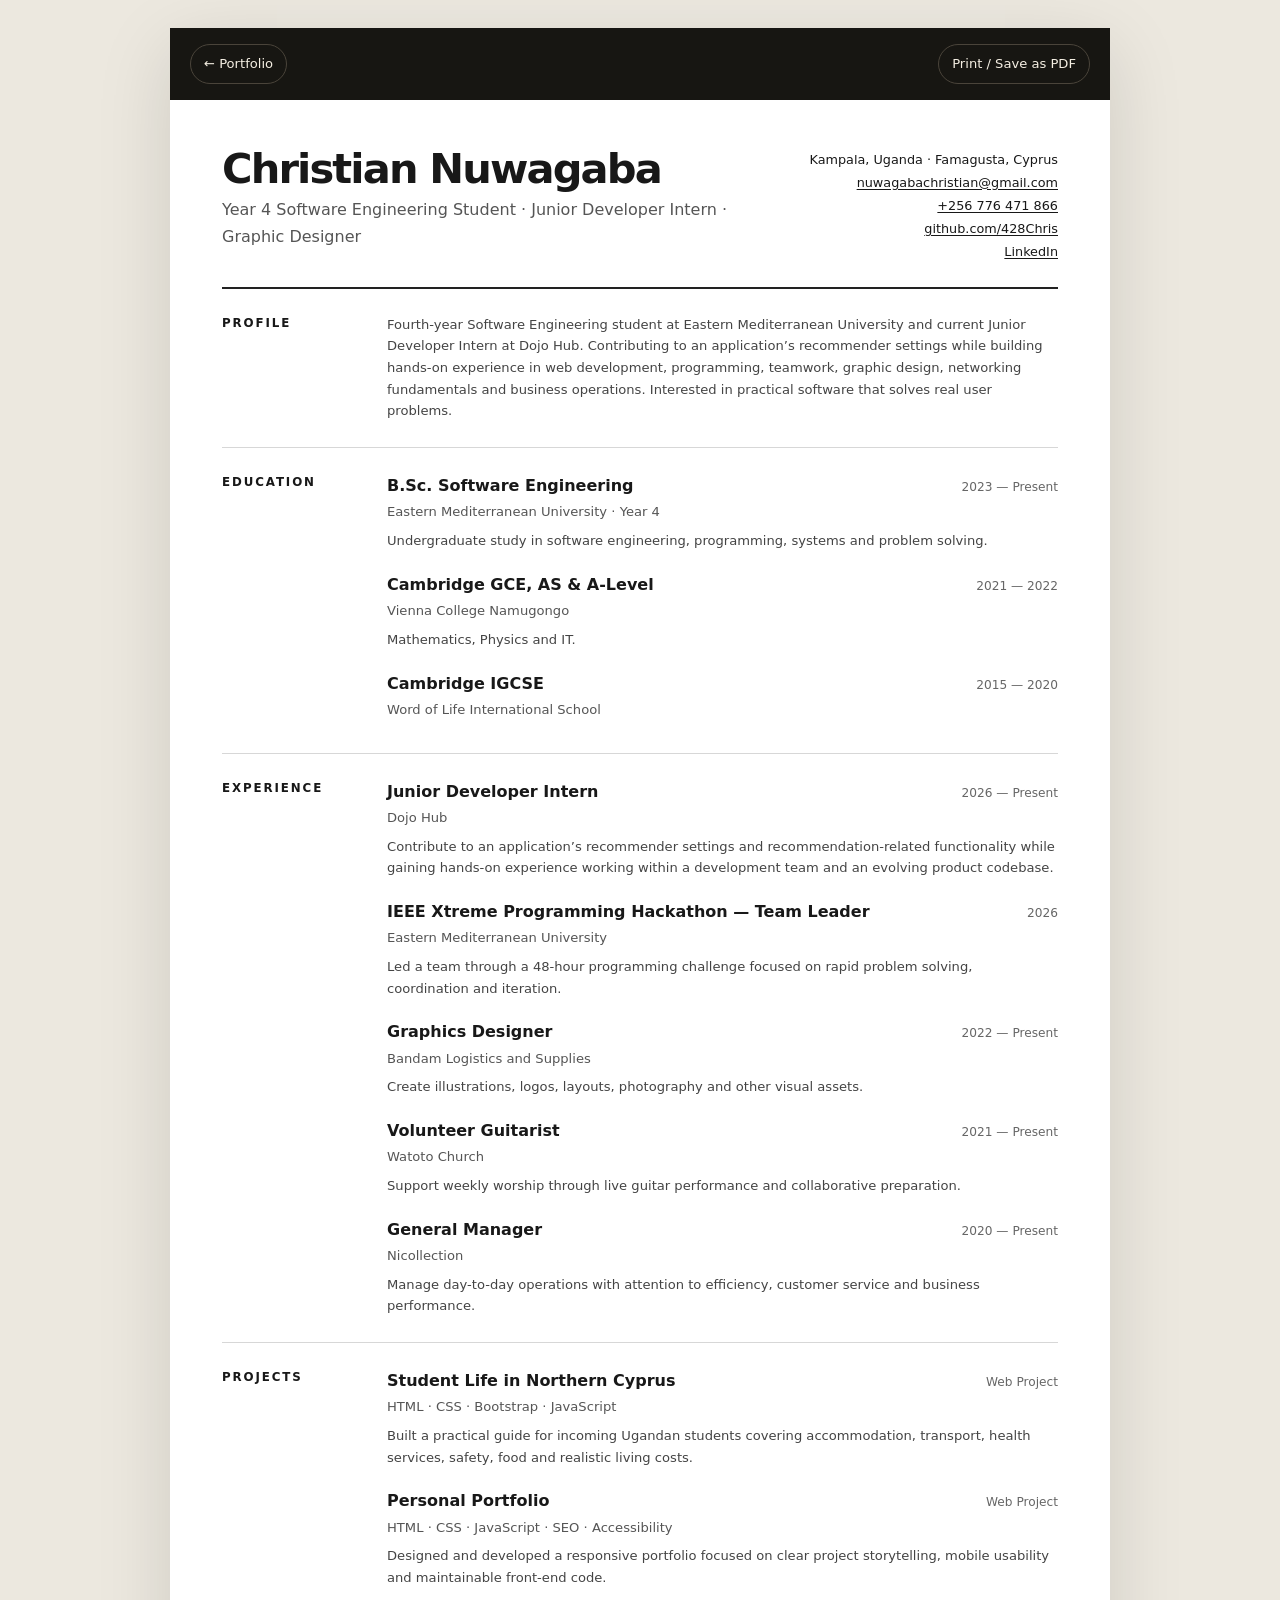
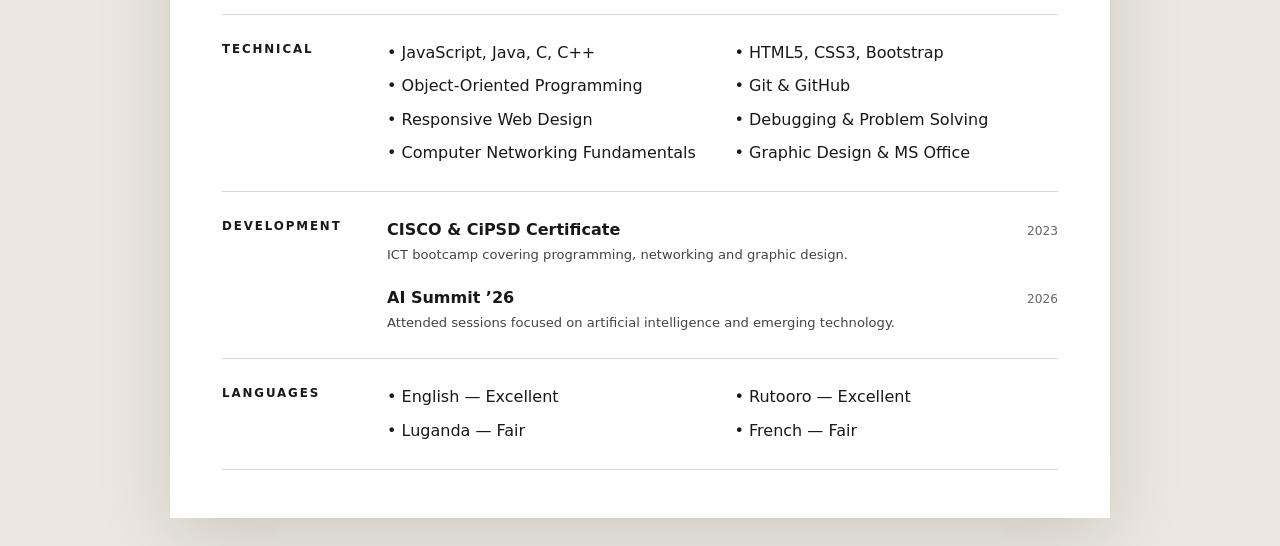
<file: cv.html>
<!DOCTYPE html>
<html lang="en">
<head>
  <meta charset="UTF-8">
  <meta name="viewport" content="width=device-width, initial-scale=1.0">
  <title>Christian Nuwagaba — CV</title>
  <meta name="robots" content="noindex, follow">
  <link rel="stylesheet" href="css.css">
</head>
<body class="cv-page">
  <div class="cv-shell">
    <div class="cv-toolbar">
      <a href="index.html">← Portfolio</a>
      <button type="button" onclick="window.print()">Print / Save as PDF</button>
    </div>

    <main class="cv-paper">
      <header class="cv-head">
        <div>
          <h1>Christian Nuwagaba</h1>
          <p>Year 4 Software Engineering Student · Junior Developer Intern · Graphic Designer</p>
        </div>
        <div class="cv-contact">
          <div>Kampala, Uganda · Famagusta, Cyprus</div>
          <div><a href="mailto:nuwagabachristian@gmail.com">nuwagabachristian@gmail.com</a></div>
          <div><a href="tel:+256776471866">+256 776 471 866</a></div>
          <div><a href="https://github.com/428Chris">github.com/428Chris</a></div>
          <div><a href="https://www.linkedin.com/in/christian-nuwagaba-15681b26b/">LinkedIn</a></div>
        </div>
      </header>

      <section class="cv-section">
        <h2>Profile</h2>
        <div class="cv-entry"><p>Fourth-year Software Engineering student at Eastern Mediterranean University and current Junior Developer Intern at Dojo Hub. Contributing to an application’s recommender settings while building hands-on experience in web development, programming, teamwork, graphic design, networking fundamentals and business operations. Interested in practical software that solves real user problems.</p></div>
      </section>

      <section class="cv-section">
        <h2>Education</h2>
        <div>
          <div class="cv-entry">
            <div class="cv-entry-header"><h3>B.Sc. Software Engineering</h3><time>2023 — Present</time></div>
            <p class="org">Eastern Mediterranean University · Year 4</p>
            <p>Undergraduate study in software engineering, programming, systems and problem solving.</p>
          </div>
          <div class="cv-entry">
            <div class="cv-entry-header"><h3>Cambridge GCE, AS & A-Level</h3><time>2021 — 2022</time></div>
            <p class="org">Vienna College Namugongo</p>
            <p>Mathematics, Physics and IT.</p>
          </div>
          <div class="cv-entry">
            <div class="cv-entry-header"><h3>Cambridge IGCSE</h3><time>2015 — 2020</time></div>
            <p class="org">Word of Life International School</p>
          </div>
        </div>
      </section>

      <section class="cv-section">
        <h2>Experience</h2>
        <div>
          <div class="cv-entry">
            <div class="cv-entry-header"><h3>Junior Developer Intern</h3><time>2026 — Present</time></div>
            <p class="org">Dojo Hub</p>
            <p>Contribute to an application’s recommender settings and recommendation-related functionality while gaining hands-on experience working within a development team and an evolving product codebase.</p>
          </div>
          <div class="cv-entry">
            <div class="cv-entry-header"><h3>IEEE Xtreme Programming Hackathon — Team Leader</h3><time>2026</time></div>
            <p class="org">Eastern Mediterranean University</p>
            <p>Led a team through a 48-hour programming challenge focused on rapid problem solving, coordination and iteration.</p>
          </div>
          <div class="cv-entry">
            <div class="cv-entry-header"><h3>Graphics Designer</h3><time>2022 — Present</time></div>
            <p class="org">Bandam Logistics and Supplies</p>
            <p>Create illustrations, logos, layouts, photography and other visual assets.</p>
          </div>
          <div class="cv-entry">
            <div class="cv-entry-header"><h3>Volunteer Guitarist</h3><time>2021 — Present</time></div>
            <p class="org">Watoto Church</p>
            <p>Support weekly worship through live guitar performance and collaborative preparation.</p>
          </div>
          <div class="cv-entry">
            <div class="cv-entry-header"><h3>General Manager</h3><time>2020 — Present</time></div>
            <p class="org">Nicollection</p>
            <p>Manage day-to-day operations with attention to efficiency, customer service and business performance.</p>
          </div>
        </div>
      </section>

      <section class="cv-section">
        <h2>Projects</h2>
        <div>
          <div class="cv-entry">
            <div class="cv-entry-header"><h3>Student Life in Northern Cyprus</h3><time>Web Project</time></div>
            <p class="org">HTML · CSS · Bootstrap · JavaScript</p>
            <p>Built a practical guide for incoming Ugandan students covering accommodation, transport, health services, safety, food and realistic living costs.</p>
          </div>
          <div class="cv-entry">
            <div class="cv-entry-header"><h3>Personal Portfolio</h3><time>Web Project</time></div>
            <p class="org">HTML · CSS · JavaScript · SEO · Accessibility</p>
            <p>Designed and developed a responsive portfolio focused on clear project storytelling, mobile usability and maintainable front-end code.</p>
          </div>
        </div>
      </section>

      <section class="cv-section">
        <h2>Technical</h2>
        <ul class="cv-skill-list">
          <li>JavaScript, Java, C, C++</li>
          <li>HTML5, CSS3, Bootstrap</li>
          <li>Object-Oriented Programming</li>
          <li>Git & GitHub</li>
          <li>Responsive Web Design</li>
          <li>Debugging & Problem Solving</li>
          <li>Computer Networking Fundamentals</li>
          <li>Graphic Design & MS Office</li>
        </ul>
      </section>

      <section class="cv-section">
        <h2>Development</h2>
        <div>
          <div class="cv-entry">
            <div class="cv-entry-header"><h3>CISCO & CiPSD Certificate</h3><time>2023</time></div>
            <p>ICT bootcamp covering programming, networking and graphic design.</p>
          </div>
          <div class="cv-entry">
            <div class="cv-entry-header"><h3>AI Summit ’26</h3><time>2026</time></div>
            <p>Attended sessions focused on artificial intelligence and emerging technology.</p>
          </div>
        </div>
      </section>

      <section class="cv-section">
        <h2>Languages</h2>
        <ul class="cv-skill-list">
          <li>English — Excellent</li>
          <li>Rutooro — Excellent</li>
          <li>Luganda — Fair</li>
          <li>French — Fair</li>
        </ul>
      </section>
    </main>
  </div>
</body>
</html>
</file>
<file: css.css>
:root {
  --sans: Inter, ui-sans-serif, system-ui, -apple-system, BlinkMacSystemFont, "Segoe UI", sans-serif;
  --mono: "SFMono-Regular", Consolas, "Liberation Mono", Menlo, monospace;
  --header-h: 72px;
  --radius: 22px;
  --radius-sm: 14px;
  --ease: cubic-bezier(.22,.9,.28,1);
}

html[data-theme="ink"] {
  --bg: #0f0e0c;
  --bg-2: #15130f;
  --card: #1a1814;
  --card-2: #201d18;
  --text: #f3ecdf;
  --muted: #a69c8b;
  --accent: #e7b75a;
  --accent-2: #f2cb7e;
  --accent-contrast: #1b160e;
  --line: #302b23;
  --header: rgba(15, 14, 12, .78);
  --shadow: 0 24px 80px rgba(0,0,0,.38);
  --grid: rgba(231,183,90,.055);
}

html[data-theme="paper"] {
  --bg: #f4efe5;
  --bg-2: #ebe4d6;
  --card: #fffaf0;
  --card-2: #f8f1e5;
  --text: #211e18;
  --muted: #716858;
  --accent: #9c610f;
  --accent-2: #7f4f0c;
  --accent-contrast: #fff9ef;
  --line: #d8cdb9;
  --header: rgba(244,239,229,.84);
  --shadow: 0 24px 70px rgba(70,50,20,.14);
  --grid: rgba(80,55,20,.055);
}

* { box-sizing: border-box; margin: 0; padding: 0; }
html { scroll-behavior: smooth; scroll-padding-top: calc(var(--header-h) + 18px); }
body {
  min-height: 100vh;
  font-family: var(--sans);
  background: var(--bg);
  color: var(--text);
  line-height: 1.65;
  font-size: 16px;
  overflow-x: hidden;
  transition: background .35s ease, color .35s ease;
}
body.menu-open { overflow: hidden; }
a { color: inherit; text-decoration: none; }
ul { list-style: none; }
button { font: inherit; color: inherit; }
img { display: block; max-width: 100%; }
::selection { background: var(--accent); color: var(--accent-contrast); }

.container { width: min(1160px, 92%); margin-inline: auto; }
.mono { font-family: var(--mono); }
.sr-only { position: absolute; width: 1px; height: 1px; overflow: hidden; clip: rect(0,0,0,0); white-space: nowrap; clip-path: inset(50%); }

.skip-link { position: fixed; top: 10px; left: 12px; z-index: 1000; transform: translateY(-150%); background: var(--accent); color: var(--accent-contrast); padding: 10px 14px; border-radius: 10px; font-weight: 700; transition: transform .2s; }
.skip-link:focus { transform: none; }

.site-header { position: sticky; top: 0; z-index: 100; height: var(--header-h); background: var(--header); border-bottom: 1px solid transparent; backdrop-filter: blur(16px); -webkit-backdrop-filter: blur(16px); transition: border-color .25s, background .35s; }
.site-header.scrolled { border-bottom-color: var(--line); }
.nav { height: var(--header-h); display: flex; align-items: center; gap: 22px; }
.brand { font-family: var(--mono); font-size: 1.05rem; font-weight: 900; letter-spacing: -.04em; }
.brand-dot { color: var(--accent); }
.nav-links { margin-left: auto; display: flex; align-items: center; gap: 30px; }
.nav-link { position: relative; padding: 8px 0; color: var(--muted); font-size: .9rem; font-weight: 650; transition: color .2s; }
.nav-link:hover, .nav-link.active { color: var(--text); }
.nav-link::after { content: ""; position: absolute; left: 0; right: 100%; bottom: 0; height: 2px; background: var(--accent); transition: right .28s var(--ease); }
.nav-link.active::after { right: 0; }
.nav-actions { display: flex; align-items: center; gap: 10px; }
.nav-cv { border: 1px solid var(--line); border-radius: 999px; padding: 8px 15px; font-size: .82rem; font-weight: 800; transition: border-color .2s, color .2s, transform .2s; }
.nav-cv:hover { border-color: var(--accent); color: var(--accent); transform: translateY(-1px); }
.theme-toggle, .nav-toggle { width: 42px; height: 42px; border: 1px solid var(--line); background: transparent; border-radius: 50%; display: grid; place-items: center; cursor: pointer; transition: border-color .2s, transform .25s var(--ease); }
.theme-toggle:hover, .nav-toggle:hover { border-color: var(--accent); transform: translateY(-2px); }
.theme-toggle svg { width: 18px; height: 18px; stroke: var(--accent); fill: none; stroke-width: 2; stroke-linecap: round; stroke-linejoin: round; }
html[data-theme="ink"] .icon-moon { display: none; }
html[data-theme="paper"] .icon-sun { display: none; }
.nav-toggle { display: none; position: relative; }
.nav-toggle span { position: absolute; width: 18px; height: 2px; background: currentColor; transition: transform .28s var(--ease), opacity .2s; }
.nav-toggle span:nth-child(1) { transform: translateY(-6px); }
.nav-toggle span:nth-child(3) { transform: translateY(6px); }
.nav-toggle.open span:nth-child(1) { transform: rotate(45deg); }
.nav-toggle.open span:nth-child(2) { opacity: 0; }
.nav-toggle.open span:nth-child(3) { transform: rotate(-45deg); }
.menu-backdrop { position: fixed; inset: var(--header-h) 0 0; z-index: 80; background: rgba(0,0,0,.45); opacity: 0; pointer-events: none; transition: opacity .25s; }
body.menu-open .menu-backdrop { opacity: 1; pointer-events: auto; }

.hero { position: relative; min-height: calc(100svh - var(--header-h)); display: flex; align-items: center; padding: 38px 0 82px; overflow: hidden; }
.hero-grid-bg { position: absolute; inset: 0; pointer-events: none; opacity: .8; background-image: linear-gradient(var(--grid) 1px, transparent 1px), linear-gradient(90deg, var(--grid) 1px, transparent 1px); background-size: 56px 56px; mask-image: linear-gradient(to bottom, black, transparent 82%); }
.hero::after { content: ""; position: absolute; width: 620px; height: 620px; border-radius: 50%; right: -260px; top: -230px; background: radial-gradient(circle, color-mix(in srgb, var(--accent) 12%, transparent), transparent 68%); pointer-events: none; }
.hero-location { position: relative; z-index: 1; display: inline-flex; gap: 10px; padding-bottom: 12px; margin-bottom: 38px; border-bottom: 1px solid var(--line); color: var(--muted); letter-spacing: .15em; font-size: .67rem; text-transform: uppercase; }
.hero-location span { color: var(--accent); }
.hero-grid { position: relative; z-index: 1; display: grid; grid-template-columns: minmax(0, 1.06fr) minmax(330px, .82fr); align-items: center; gap: clamp(48px, 7vw, 90px); }
.availability { display: inline-flex; align-items: center; gap: 9px; margin-bottom: 24px; padding: 7px 12px; border: 1px solid var(--line); border-radius: 999px; color: var(--muted); font-size: .78rem; font-weight: 650; background: color-mix(in srgb, var(--card) 82%, transparent); }
.status-dot { width: 8px; height: 8px; border-radius: 50%; background: #63c174; box-shadow: 0 0 0 5px rgba(99,193,116,.12); }
.eyebrow, .kicker { font-family: var(--mono); color: var(--accent); font-size: .72rem; letter-spacing: .17em; text-transform: uppercase; font-weight: 700; }
.hero h1 { margin: 8px 0 22px; font-size: clamp(3.5rem, 8vw, 6.8rem); line-height: .88; letter-spacing: -.065em; font-weight: 850; }
.hero h1 span { color: var(--accent); }
.hero-typewriter { min-height: 2em; margin: 0 0 18px; font-family: var(--mono); font-size: clamp(1rem, 2vw, 1.28rem); color: var(--text); display: flex; align-items: center; }
.cursor { width: 2px; height: 1.15em; margin-left: 5px; background: var(--accent); animation: blink 1s step-end infinite; }
@keyframes blink { 50% { opacity: 0; } }
.hero-lead { max-width: 58ch; color: var(--muted); font-size: 1.06rem; }
.hero-cta { display: flex; flex-wrap: wrap; gap: 12px; margin-top: 30px; }
.btn { display: inline-flex; align-items: center; justify-content: center; gap: 10px; min-height: 48px; padding: 11px 20px; border-radius: 999px; border: 1px solid transparent; font-size: .9rem; font-weight: 800; transition: transform .23s var(--ease), border-color .23s, background .23s, color .23s; }
.btn:hover { transform: translateY(-3px); }
.btn-primary { background: var(--accent); color: var(--accent-contrast); }
.btn-primary:hover { background: var(--accent-2); }
.btn-secondary { border-color: var(--line); background: color-mix(in srgb, var(--card) 70%, transparent); }
.btn-secondary:hover { border-color: var(--accent); color: var(--accent); }
.hero-proof { display: grid; grid-template-columns: repeat(3, 1fr); gap: 18px; margin-top: 44px; padding-top: 22px; border-top: 1px solid var(--line); max-width: 680px; }
.hero-proof li { display: grid; gap: 2px; }
.hero-proof strong { font-size: .86rem; }
.hero-proof span { color: var(--muted); font-size: .72rem; }
.hero-visual { position: relative; max-width: 450px; margin-left: auto; width: 100%; }
.photo-frame { position: relative; border: 1px solid var(--line); border-radius: 28px; background: var(--card); padding: 10px; box-shadow: var(--shadow); transform: rotate(1.2deg); }
.photo-frame::before { content: ""; position: absolute; inset: 22px -18px -18px 22px; z-index: -1; border: 1px solid color-mix(in srgb, var(--accent) 60%, transparent); border-radius: 28px; }
.photo-frame img { width: 100%; aspect-ratio: 4/5; object-fit: cover; object-position: center top; border-radius: 20px; background: var(--bg-2); }
.photo-label { display: flex; justify-content: space-between; gap: 12px; padding: 13px 5px 4px; color: var(--muted); font-size: .62rem; letter-spacing: .13em; }
.floating-card { position: absolute; z-index: 2; display: flex; align-items: center; gap: 8px; padding: 9px 12px; border: 1px solid var(--line); border-radius: 12px; background: color-mix(in srgb, var(--card) 92%, transparent); box-shadow: var(--shadow); font-family: var(--mono); color: var(--muted); font-size: .65rem; letter-spacing: .07em; backdrop-filter: blur(12px); }
.floating-card span { color: var(--accent); }
.floating-card-a { left: -44px; top: 20%; }
.floating-card-b { right: -38px; bottom: 18%; }

.section { padding: clamp(86px, 11vw, 132px) 0; border-top: 1px solid var(--line); }
.section-alt { background: var(--bg-2); }
.section-heading { margin-bottom: 54px; }
.section-heading h2, .contact h2, .cv-card h2 { margin-top: 10px; font-size: clamp(2.35rem, 5.5vw, 4.9rem); line-height: .98; letter-spacing: -.055em; }
.section-heading.compact { max-width: 770px; }
.section-heading.split { display: grid; grid-template-columns: 1fr .8fr; gap: 56px; align-items: end; }
.section-intro { color: var(--muted); max-width: 52ch; padding-bottom: 4px; }

.about-grid { display: grid; grid-template-columns: 1.08fr .92fr; gap: clamp(50px, 8vw, 100px); }
.about-copy { max-width: 720px; }
.about-copy p { margin-bottom: 20px; color: var(--muted); font-size: 1rem; }
.about-copy .lead-copy { color: var(--text); font-size: clamp(1.18rem, 2vw, 1.5rem); line-height: 1.5; font-weight: 650; }
.about-aside { border-top: 1px solid var(--line); }
.info-row { display: grid; grid-template-columns: 130px 1fr; gap: 18px; padding: 17px 0; border-bottom: 1px solid var(--line); }
.info-row span { color: var(--muted); font-size: .78rem; }
.info-row strong { font-size: .9rem; font-weight: 700; }

.service-grid { display: grid; grid-template-columns: repeat(3, 1fr); border: 1px solid var(--line); border-radius: var(--radius); overflow: hidden; background: var(--card); }
.service-card { min-height: 330px; padding: 28px; display: flex; flex-direction: column; border-right: 1px solid var(--line); transition: background .25s, transform .25s; }
.service-card:last-child { border-right: 0; }
.service-card:hover { background: var(--card-2); }
.service-number { font-family: var(--mono); color: var(--accent); font-size: .72rem; margin-bottom: auto; }
.service-card h3 { margin: 46px 0 12px; font-size: 1.32rem; }
.service-card p { color: var(--muted); font-size: .93rem; }
.inline-tags, .stack { display: flex; flex-wrap: wrap; gap: 8px; margin-top: 22px; }
.inline-tags li, .stack li { border: 1px solid var(--line); border-radius: 999px; padding: 5px 10px; font-family: var(--mono); font-size: .62rem; letter-spacing: .06em; color: var(--muted); }

.projects-list { border-top: 1px solid var(--line); }
.project-card { display: grid; grid-template-columns: 80px 1fr; gap: 24px; padding: 44px 0; border-bottom: 1px solid var(--line); }
.project-index { color: var(--accent); font-size: .72rem; padding-top: 6px; }
.project-content { max-width: 900px; }
.project-meta { display: flex; justify-content: space-between; gap: 20px; margin-bottom: 14px; color: var(--muted); font-family: var(--mono); font-size: .67rem; letter-spacing: .09em; text-transform: uppercase; }
.project-content h3 { font-size: clamp(1.8rem, 4vw, 3.2rem); letter-spacing: -.035em; margin-bottom: 16px; }
.project-content > p { color: var(--muted); max-width: 76ch; }
.project-impact { display: grid; grid-template-columns: 1fr 1fr; gap: 22px; margin-top: 27px; }
.project-impact div { border-left: 2px solid var(--accent); padding-left: 14px; }
.project-impact span { display: block; color: var(--accent); font-family: var(--mono); font-size: .64rem; letter-spacing: .09em; text-transform: uppercase; margin-bottom: 5px; }
.project-impact strong { font-size: .86rem; line-height: 1.55; }
.project-links { display: flex; flex-wrap: wrap; gap: 24px; margin-top: 24px; }
.text-link { display: inline-flex; gap: 8px; align-items: center; font-weight: 800; font-size: .88rem; border-bottom: 1px solid var(--line); padding-bottom: 3px; transition: color .2s, border-color .2s; }
.text-link:hover { color: var(--accent); border-color: var(--accent); }

.timeline { border-top: 1px solid var(--line); }
.timeline-item { display: grid; grid-template-columns: 170px 1fr; gap: 40px; padding: 28px 0; border-bottom: 1px solid var(--line); }
.timeline-date { color: var(--accent); font-size: .7rem; letter-spacing: .05em; padding-top: 4px; }
.timeline-item h3 { font-size: 1.1rem; margin-bottom: 3px; }
.timeline-org { color: var(--text) !important; font-size: .84rem !important; font-weight: 700; margin-bottom: 8px; }
.timeline-item p { color: var(--muted); max-width: 74ch; font-size: .92rem; }
.recognition { margin-top: 72px; }
.recognition-grid { display: grid; grid-template-columns: repeat(4, 1fr); gap: 14px; margin-top: 22px; }
.recognition-grid > div { min-height: 190px; border: 1px solid var(--line); border-radius: var(--radius-sm); padding: 20px; background: var(--card); }
.recognition-grid span { color: var(--accent); font-family: var(--mono); font-size: .66rem; }
.recognition-grid strong { display: block; margin: 30px 0 7px; font-size: .94rem; }
.recognition-grid p { color: var(--muted); font-size: .78rem; }

.skills-grid { display: grid; grid-template-columns: repeat(4, 1fr); gap: 14px; }
.skill-group { border: 1px solid var(--line); border-radius: var(--radius-sm); background: var(--card); padding: 22px; }
.skill-group h3 { font-family: var(--mono); color: var(--accent); font-size: .72rem; letter-spacing: .1em; text-transform: uppercase; margin-bottom: 18px; }
.skill-group li { padding: 9px 0; border-bottom: 1px dashed var(--line); font-size: .88rem; }
.skill-group li:last-child { border-bottom: 0; }
.language-row { display: flex; flex-wrap: wrap; gap: 10px; margin-top: 28px; }
.language-row span { border: 1px solid var(--line); border-radius: 999px; padding: 8px 12px; color: var(--muted); font-size: .78rem; }
.language-row b { color: var(--text); font-weight: 750; margin-left: 5px; }

.cv-band { padding-top: 28px; }
.cv-card { display: flex; align-items: center; justify-content: space-between; gap: 40px; padding: clamp(28px, 5vw, 54px); border: 1px solid color-mix(in srgb, var(--accent) 50%, var(--line)); border-radius: 28px; background: linear-gradient(120deg, var(--accent-soft, rgba(231,183,90,.09)), transparent), var(--card); }
.cv-card h2 { font-size: clamp(2rem, 4vw, 3.5rem); }
.cv-card p:last-child { color: var(--muted); max-width: 60ch; margin-top: 10px; }

.contact-grid { display: grid; grid-template-columns: 1fr .85fr; gap: 80px; align-items: start; }
.contact h2 { margin: 10px 0 20px; }
.contact-grid > div:first-child > p:last-child { color: var(--muted); max-width: 58ch; }
.contact-panel { border-top: 1px solid var(--line); }
.contact-panel a { display: grid; grid-template-columns: 85px 1fr 24px; gap: 14px; align-items: center; padding: 18px 0; border-bottom: 1px solid var(--line); transition: color .2s, padding-left .2s; }
.contact-panel a:hover { color: var(--accent); padding-left: 5px; }
.contact-panel span { color: var(--muted); font-family: var(--mono); font-size: .66rem; text-transform: uppercase; letter-spacing: .08em; }
.contact-panel strong { overflow-wrap: anywhere; font-size: .88rem; }
.contact-panel b { font-weight: 400; color: var(--accent); }

footer { border-top: 1px solid var(--line); padding: 26px 0; }
.footer-row { display: flex; justify-content: space-between; align-items: center; gap: 18px; flex-wrap: wrap; color: var(--muted); font-size: .72rem; }
.to-top { position: fixed; right: 22px; bottom: 22px; z-index: 70; width: 46px; height: 46px; border-radius: 50%; border: 1px solid var(--line); background: var(--card); color: var(--accent); cursor: pointer; box-shadow: var(--shadow); opacity: 0; pointer-events: none; transform: translateY(12px); transition: opacity .25s, transform .25s, border-color .2s; }
.to-top.show { opacity: 1; pointer-events: auto; transform: none; }
.to-top:hover { border-color: var(--accent); transform: translateY(-3px); }

[data-reveal] { opacity: 0; transform: translateY(18px); transition: opacity .65s var(--ease), transform .65s var(--ease); }
[data-reveal].in { opacity: 1; transform: none; }

/* Printable CV page */
.cv-page { background: #ece8df; color: #181818; }
.cv-shell { width: min(940px, 94%); margin: 28px auto; background: #fff; box-shadow: 0 20px 70px rgba(0,0,0,.13); }
.cv-toolbar { display: flex; justify-content: space-between; gap: 12px; padding: 16px 20px; background: #171612; color: #f5efe3; }
.cv-toolbar a, .cv-toolbar button { border: 1px solid #4a443a; border-radius: 999px; padding: 8px 13px; background: transparent; color: inherit; cursor: pointer; font: inherit; font-size: .82rem; }
.cv-paper { padding: 48px 52px; }
.cv-head { display: grid; grid-template-columns: 1fr auto; gap: 24px; padding-bottom: 24px; border-bottom: 2px solid #222; }
.cv-head h1 { font-size: 2.6rem; line-height: 1; letter-spacing: -.045em; }
.cv-head p { margin-top: 8px; color: #555; }
.cv-contact { text-align: right; font-size: .8rem; line-height: 1.8; }
.cv-contact a { text-decoration: underline; text-underline-offset: 2px; }
.cv-section { display: grid; grid-template-columns: 135px 1fr; gap: 30px; padding: 25px 0; border-bottom: 1px solid #d7d7d7; }
.cv-section h2 { font-size: .74rem; letter-spacing: .16em; text-transform: uppercase; }
.cv-entry { margin-bottom: 20px; }
.cv-entry:last-child { margin-bottom: 0; }
.cv-entry-header { display: flex; justify-content: space-between; gap: 20px; align-items: baseline; }
.cv-entry h3 { font-size: 1rem; }
.cv-entry time { color: #666; font-size: .76rem; white-space: nowrap; }
.cv-entry .org { color: #555; font-size: .82rem; margin: 2px 0 7px; }
.cv-entry p, .cv-entry li { color: #444; font-size: .82rem; }
.cv-skill-list { display: grid; grid-template-columns: 1fr 1fr; gap: 7px 24px; }
.cv-skill-list li::before { content: "• "; }

@media (max-width: 980px) {
  .hero { min-height: auto; }
  .hero-grid { grid-template-columns: 1fr; }
  .hero-visual { margin: 10px auto 0; max-width: 390px; }
  .floating-card-a { left: -24px; }
  .floating-card-b { right: -20px; }
  .section-heading.split, .about-grid, .contact-grid { grid-template-columns: 1fr; gap: 34px; }
  .service-grid { grid-template-columns: 1fr; }
  .service-card { min-height: 230px; border-right: 0; border-bottom: 1px solid var(--line); }
  .service-card:last-child { border-bottom: 0; }
  .service-number { margin-bottom: 35px; }
  .service-card h3 { margin-top: 0; }
  .recognition-grid, .skills-grid { grid-template-columns: repeat(2, 1fr); }
  .cv-card { align-items: flex-start; flex-direction: column; }
}

@media (max-width: 820px) {
  .nav-toggle { display: grid; }
  .nav-cv { display: none; }
  .nav-links { position: fixed; top: var(--header-h); right: 0; z-index: 90; width: min(330px, 88vw); height: calc(100svh - var(--header-h)); margin: 0; padding: 24px; flex-direction: column; align-items: stretch; gap: 0; background: var(--card); border-left: 1px solid var(--line); transform: translateX(105%); transition: transform .32s var(--ease); }
  body.menu-open .nav-links { transform: none; }
  .nav-link { display: block; padding: 16px 0; border-bottom: 1px solid var(--line); font-size: 1rem; }
  .nav-link::after { display: none; }
  .hero-proof { grid-template-columns: 1fr; gap: 12px; }
  .hero-proof li { grid-template-columns: 110px 1fr; }
  .project-card { grid-template-columns: 48px 1fr; }
  .project-impact { grid-template-columns: 1fr; }
  .timeline-item { grid-template-columns: 1fr; gap: 8px; }
}

@media (max-width: 620px) {
  .container { width: min(92%, 560px); }
  .hero { padding: 24px 0 68px; }
  .hero-location { margin-bottom: 28px; }
  .availability { font-size: .7rem; }
  .hero h1 { font-size: clamp(3.25rem, 17vw, 5.3rem); }
  .hero-cta .btn { flex: 1 1 160px; }
  .floating-card { display: none; }
  .section { padding: 76px 0; }
  .section-heading { margin-bottom: 38px; }
  .info-row { grid-template-columns: 1fr; gap: 5px; }
  .project-card { grid-template-columns: 1fr; gap: 8px; padding: 34px 0; }
  .project-meta { flex-direction: column; gap: 5px; }
  .recognition-grid, .skills-grid { grid-template-columns: 1fr; }
  .recognition-grid > div { min-height: 150px; }
  .recognition-grid strong { margin-top: 20px; }
  .contact-panel a { grid-template-columns: 70px 1fr 18px; }
  .footer-row { align-items: flex-start; flex-direction: column; }
  .cv-shell { width: 100%; margin: 0; }
  .cv-paper { padding: 32px 24px; }
  .cv-head { grid-template-columns: 1fr; }
  .cv-contact { text-align: left; }
  .cv-section { grid-template-columns: 1fr; gap: 14px; }
  .cv-entry-header { flex-direction: column; gap: 2px; }
  .cv-skill-list { grid-template-columns: 1fr; }
}

@media print {
  .cv-page { background: #fff; }
  .cv-shell { width: 100%; margin: 0; box-shadow: none; }
  .cv-toolbar { display: none; }
  .cv-paper { padding: 0; }
  @page { margin: 14mm; }
}

@media (prefers-reduced-motion: reduce) {
  html { scroll-behavior: auto; }
  *, *::before, *::after { animation-duration: .01ms !important; animation-iteration-count: 1 !important; transition-duration: .01ms !important; }
  [data-reveal] { opacity: 1; transform: none; }
}
</file>
